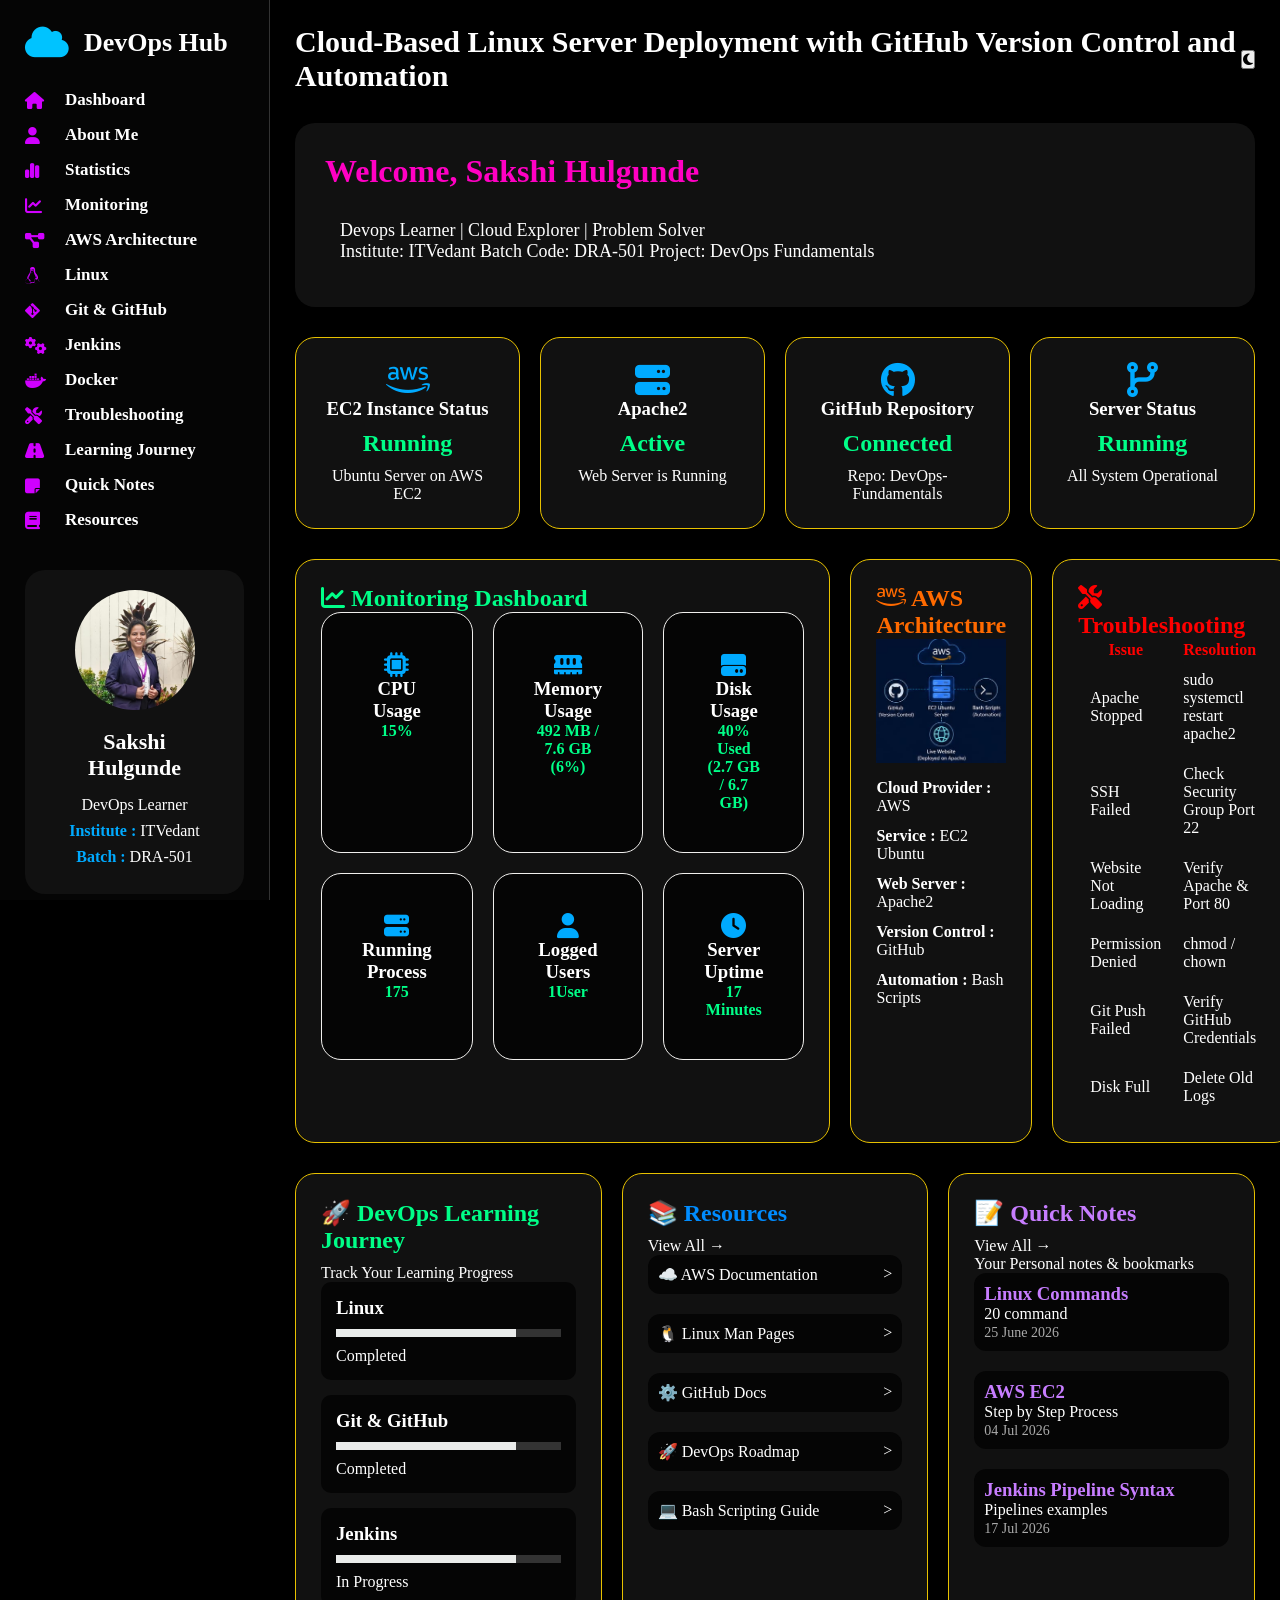
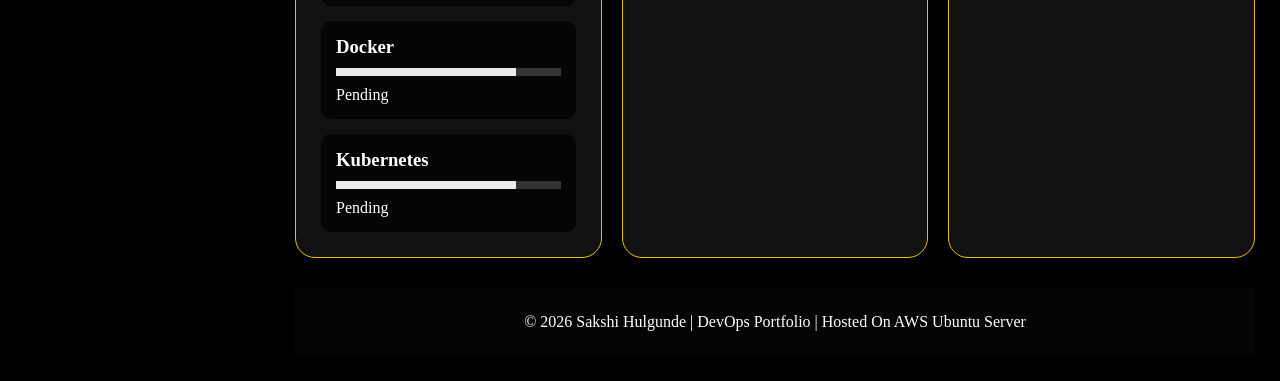
<file: index.html>
<!DOCTYPE html>
<html lang="en">

<head>
    <meta charset="UTF-8">
    <meta name="viewport" content="width=device-width, initial-scale=1.0">

    <title>DevOps Learning & Troubleshooting Hub | Sakshi Hulgunde</title>

    <!-- Google Font -->
    <link href="https://fonts.googleapis.com/css2?family=Poppins:wght@300;400;500;600;700&display=swap"
        rel="stylesheet">

    <!-- Font Awesome -->
    <link rel="stylesheet" href="https://cdnjs.cloudflare.com/ajax/libs/font-awesome/6.6.0/css/all.min.css">

    <!-- CSS -->
    <link rel="stylesheet" href="css/style.css">
</head>

<body>

    <!-- ========================= -->
    <!-- Sidebar -->
    <!-- ========================= -->

    <aside class="sidebar">

        <div class="logo">

            <i class="fa-solid fa-cloud"></i>

            <h2>DevOps Hub</h2>

        </div>

        <ul class="menu">

            <li><a href="#dashboard"><i class="fa-solid fa-house"></i> Dashboard</a></li>

            <li><a href="#about"><i class="fa-solid fa-user"></i> About Me</a></li>

            <li><a href="#stats"><i class="fa-solid fa-chart-simple"></i> Statistics</a></li>

            <li><a href="#monitoring"><i class="fa-solid fa-chart-line"></i> Monitoring</a></li>

            <li><a href="#architecture"><i class="fa-solid fa-diagram-project"></i> AWS Architecture</a></li>

            <li><a href="#linux"><i class="fa-brands fa-linux"></i> Linux</a></li>

            <li><a href="#git"><i class="fa-brands fa-git-alt"></i> Git & GitHub</a></li>

            <li><a href="#jenkins"><i class="fa-solid fa-gears"></i> Jenkins</a></li>

            <li><a href="#docker"><i class="fa-brands fa-docker"></i> Docker</a></li>

            <li><a href="#troubleshooting"><i class="fa-solid fa-screwdriver-wrench"></i> Troubleshooting</a></li>

            <li><a href="#journey"><i class="fa-solid fa-road"></i> Learning Journey</a></li>

            <li><a href="#notes"><i class="fa-solid fa-note-sticky"></i> Quick Notes</a></li>

            <li><a href="#resources"><i class="fa-solid fa-book"></i> Resources</a></li>



        </ul>
        <div class="hero-right">

            <div class="profile-card">

                <img src="images/profile.jpeg" alt="Profile">

                <h3>Sakshi Hulgunde</h3>

                <p>DevOps Learner</p>

                <div class="profile-info">

                    <p><strong>Institute :</strong> ITVedant</p>

                    <p><strong>Batch :</strong> DRA-501</p>



                </div>
            </div> <!-- profile-card -->

        </div> <!-- hero-right -->

    </aside>

    <!-- ========================= -->
    <!-- Main Content -->
    <!-- ========================= -->

    <main class="main-content">

        <!-- ========================= -->
        <!-- Top Navigation -->
        <!-- ========================= -->

        <header class="topbar">

            <div class="page-title">

                <h1 id="dashboard">

                    Cloud-Based Linux Server Deployment with GitHub Version Control and Automation

                </h1>



            </div>

            <div class="top-right">

                <button class="theme-btn">

                    <i class="fa-solid fa-moon"></i>

                </button>

            </div>

        </header>

        <!-- ========================= -->
        <!-- Hero Section -->
        <!-- ========================= -->

        <section class="hero" id="about">

            <div class="hero-left">



                <h2>

                    <span> Welcome, Sakshi Hulgunde</span>

                </h2>

                <p>

                    Devops Learner | Cloud Explorer | Problem Solver

                    <br>

                    Institute: ITVedant Batch Code: DRA-501 Project: DevOps Fundamentals

                </p>



            </div>





        </section>

        <!-- ========================================= -->
        <!-- Part 2 Starts Below -->
        <!-- Statistics Cards -->
        <!-- Monitoring Dashboard -->
        <!-- ========================================= -->
        <!-- ========================================= -->
        <!-- Statistics Section -->
        <!-- ========================================= -->

        <section class="statistics" id="stats">



            <div class="stats-grid">

                <div class="stat-card">
                    <i class="fa-brands fa-aws"></i>
                    <h3> EC2 Instance Status</h3>
                    <h2>Running</h2>
                    <p>Ubuntu Server on AWS EC2</p>
                </div>

                <div class="stat-card">
                    <i class="fa-solid fa-server"></i>
                    <h3>Apache2</h3>
                    <h2>Active</h2>
                    <p>Web Server is Running</p>
                </div>

                <div class="stat-card">
                    <i class="fa-brands fa-github"></i>
                    <h3>GitHub Repository</h3>
                    <h2>Connected</h2>
                    <p>Repo: DevOps-Fundamentals</p>
                </div>

                <div class="stat-card">
                    <i class="fa-solid fa-code-branch"></i>
                    <h3>Server Status</h3>
                    <h2>Running</h2>
                    <p>All System Operational</p>
                </div>

            </div>

        </section>

        <!-- ============================= -->
        <!-- Monitoring + AWS + Troubleshooting -->
        <!-- ============================= -->

        <section class="dashboard-row">

            <!-- Monitoring Dashboard -->
            <div class="dashboard-card" id="monitoring">

                <div class="section-title">
                    <h2><i class="fas fa-chart-line"></i> Monitoring Dashboard</h2>
                </div>

                <div class="monitor-grid">

                    <div class="monitor-box">
                        <i class="fas fa-microchip"></i>
                        <h3>CPU Usage</h3>
                        <span>15%</span>
                    </div>

                    <div class="monitor-box">
                        <i class="fas fa-memory"></i>
                        <h3>Memory Usage</h3>
                        <span>492 MB / 7.6 GB (6%)</span>
                    </div>

                    <div class="monitor-box">
                        <i class="fas fa-hdd"></i>
                        <h3>Disk Usage</h3>
                        <span>40% Used (2.7 GB / 6.7 GB)</span>
                    </div>

                    <div class="monitor-box">
                        <i class="fas fa-server"></i>
                        <h3>Running Process</h3>
                        <span>175</span>
                    </div>

                    <div class="monitor-box">
                        <i class="fas fa-user"></i>
                        <h3> Logged Users</h3>
                        <span>1User</span>
                    </div>

                    <div class="monitor-box">
                        <i class="fas fa-clock"></i>
                        <h3> Server Uptime</h3>
                        <span>17 Minutes</span>
                    </div>

                </div>

            </div>



            <!-- AWS Architecture -->

            <div class="dashboard-card" id="architecture">

                <div class="section-title">
                    <h2><i class="fab fa-aws"></i> AWS Architecture</h2>
                </div>

                <div class="architecture">

                    <img src="images/aws-architecture.png" alt="AWS Architecture">

                    <div class="architecture-info">

                        <p><strong>Cloud Provider :</strong> AWS</p>

                        <p><strong>Service :</strong> EC2 Ubuntu</p>

                        <p><strong>Web Server :</strong> Apache2</p>

                        <p><strong>Version Control :</strong> GitHub</p>

                        <p><strong>Automation :</strong> Bash Scripts</p>

                    </div>

                </div>

            </div>



            <!-- Troubleshooting -->

            <div class="dashboard-card" id="troubleshooting">

                <div class="section-title">
                    <h2><i class="fas fa-tools"></i> Troubleshooting</h2>
                </div>

                <div class="trouble-table">

                    <table>

                        <thead>

                            <tr>
                                <th>Issue</th>
                                <th>Resolution</th>
                            </tr>

                        </thead>

                        <tbody>

                            <tr>
                                <td>Apache Stopped</td>
                                <td>sudo systemctl restart apache2</td>
                            </tr>

                            <tr>
                                <td>SSH Failed</td>
                                <td>Check Security Group Port 22</td>
                            </tr>

                            <tr>
                                <td>Website Not Loading</td>
                                <td>Verify Apache & Port 80</td>
                            </tr>

                            <tr>
                                <td>Permission Denied</td>
                                <td>chmod / chown</td>
                            </tr>

                            <tr>
                                <td>Git Push Failed</td>
                                <td>Verify GitHub Credentials</td>
                            </tr>

                            <tr>
                                <td>Disk Full</td>
                                <td>Delete Old Logs</td>
                            </tr>

                        </tbody>

                    </table>

                </div>

            </div>

        </section>

        <!-- ================================= -->
        <!-- Learning Journey + Resources + Quick Notes -->
        <!-- ================================= -->

        <section class="learning-resource-notes">


            <!-- DevOps Learning Journey -->

            <div class="dashboard-box">

                <div class="section-header">

                    <h2>
                        🚀 DevOps Learning Journey
                    </h2>

                    <p>Track Your Learning Progress</p>

                </div>


                <div class="skills-grid">


                    <div class="skill-card">

                        <h3>Linux</h3>

                        <div class="skill-bar">
                            <div class="skill-fill linux"></div>
                        </div>

                        <span>Completed</span>

                    </div>



                    <div class="skill-card">

                        <h3>Git & GitHub</h3>

                        <div class="skill-bar">
                            <div class="skill-fill git"></div>
                        </div>

                        <span>Completed</span>

                    </div>




                    <div class="skill-card">

                        <h3>Jenkins</h3>

                        <div class="skill-bar">
                            <div class="skill-fill jenkins"></div>
                        </div>

                        <span>In Progress</span>

                    </div>




                    <div class="skill-card">

                        <h3>Docker</h3>

                        <div class="skill-bar">
                            <div class="skill-fill docker"></div>
                        </div>

                        <span>Pending</span>

                    </div>



                    <div class="skill-card">

                        <h3>Kubernetes</h3>

                        <div class="skill-bar">
                            <div class="skill-fill kubernetes"></div>
                        </div>

                        <span>Pending</span>

                    </div>


                </div>

            </div>




            <!-- Resources -->


            <div class="dashboard-box">


                <div class="section-header">


                    <h2>
                        📚 Resources
                    </h2>


                    <a href="resources.html" class="view-all">
                        View All →
                    </a>


                </div>



                <div class="resource-container">


                    <div class="resource-card">
                        ☁️ AWS Documentation
                        <span>></span>
                    </div>


                    <div class="resource-card">
                        🐧 Linux Man Pages
                        <span>></span>
                    </div>


                    <div class="resource-card">
                        ⚙️ GitHub Docs
                        <span>></span>
                    </div>


                    <div class="resource-card">
                        🚀 DevOps Roadmap
                        <span>></span>
                    </div>


                    <div class="resource-card">
                        💻 Bash Scripting Guide
                        <span>></span>
                    </div>


                </div>


            </div>





            <!-- Quick Notes -->


            <div class="dashboard-box">


                <div class="section-header">


                    <h2>
                        📝 Quick Notes
                    </h2>


                    <a href="notes.html" class="view-all">
                        View All →
                    </a>
                    <p>
                        Your Personal notes & bookmarks
                    </p>


                </div>



                <div class="notes-container">


                    <div class="note-card">

                        <h3>Linux Commands</h3>

                        <p>
                            20 command
                        </p>

                        <span class="note-date">
                            25 June 2026
                        </span>

                    </div>



                    <div class="note-card">

                        <h3>AWS EC2</h3>

                        <p>
                            Step by Step Process
                        </p>

                        <span class="note-date">
                            04 Jul 2026
                        </span>

                    </div>



                    <div class="note-card">

                        <h3>Jenkins Pipeline Syntax</h3>

                        <p>
                            Pipelines examples
                        </p>
                        <span class="note-date">
                            17 Jul 2026
                        </span>
                    </div>
                </div> <!-- notes-container -->

            </div> <!-- dashboard-box Quick Notes -->










        </section>
        <footer class="footer">

            <p>
                © 2026 Sakshi Hulgunde
                | DevOps Portfolio
                | Hosted On AWS Ubuntu Server
            </p>

        </footer>
</file>
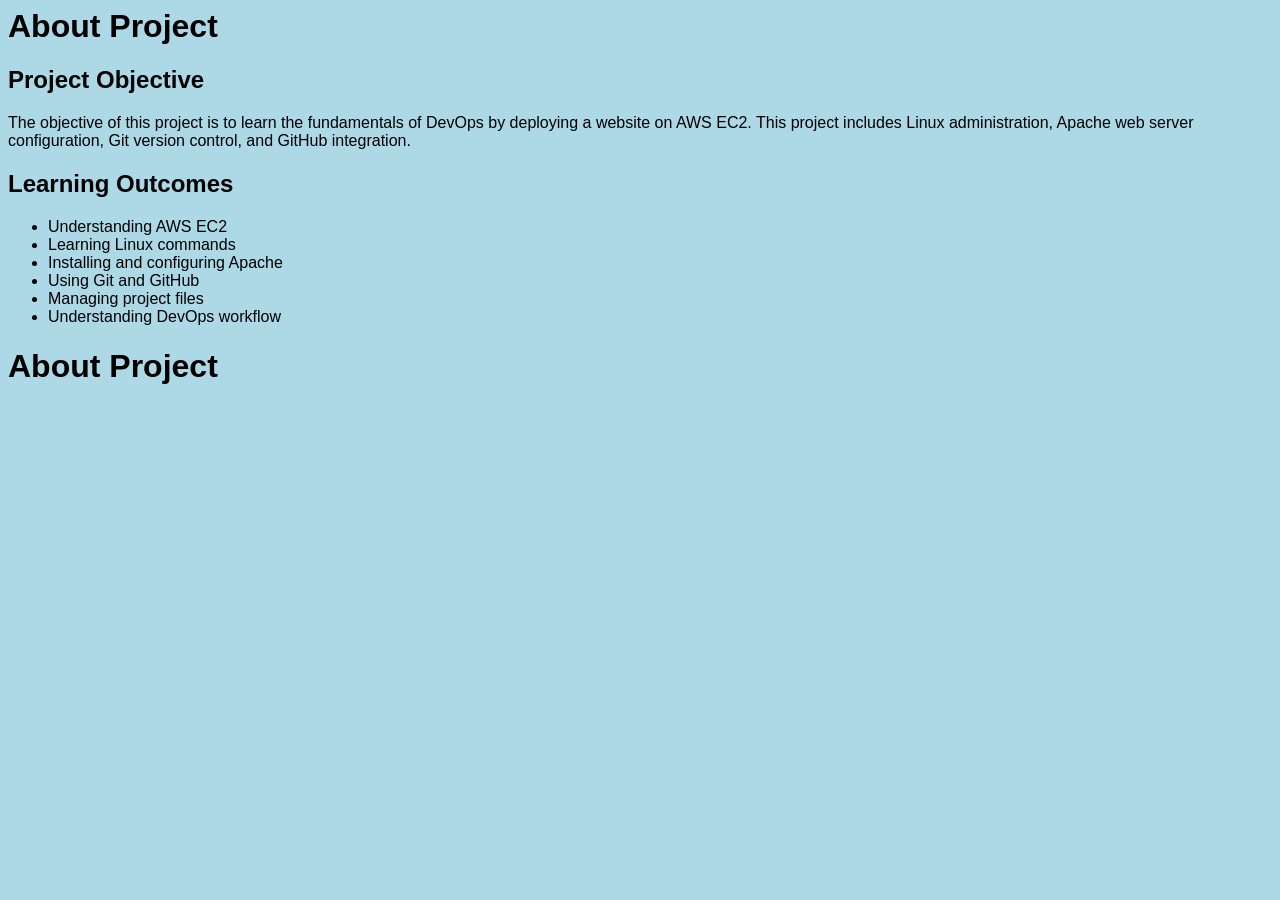
<file: Scripts/about.html>
<aws class="html"></aws>
<!DOCTYPE html>
<html>

<head>
    <title>About Project</title>
    <link rel="stylesheet" href="css/style.css">
</head>

<body>
    <h1>About Project</h1>

    <h2>Project Objective</h2>

    <p>
        The objective of this project is to learn the fundamentals of DevOps by deploying a website on AWS EC2. This
        project
        includes Linux administration, Apache web server configuration, Git version control, and GitHub integration.
    </p>

    <h2>Learning Outcomes</h2>

    <ul>
        <li>Understanding AWS EC2</li>
        <li>Learning Linux commands</li>
        <li>Installing and configuring Apache</li>
        <li>Using Git and GitHub</li>
        <li>Managing project files</li>
        <li>Understanding DevOps workflow</li>
    </ul>


    <h1>About Project</h1>

</body>

</html>
</file>
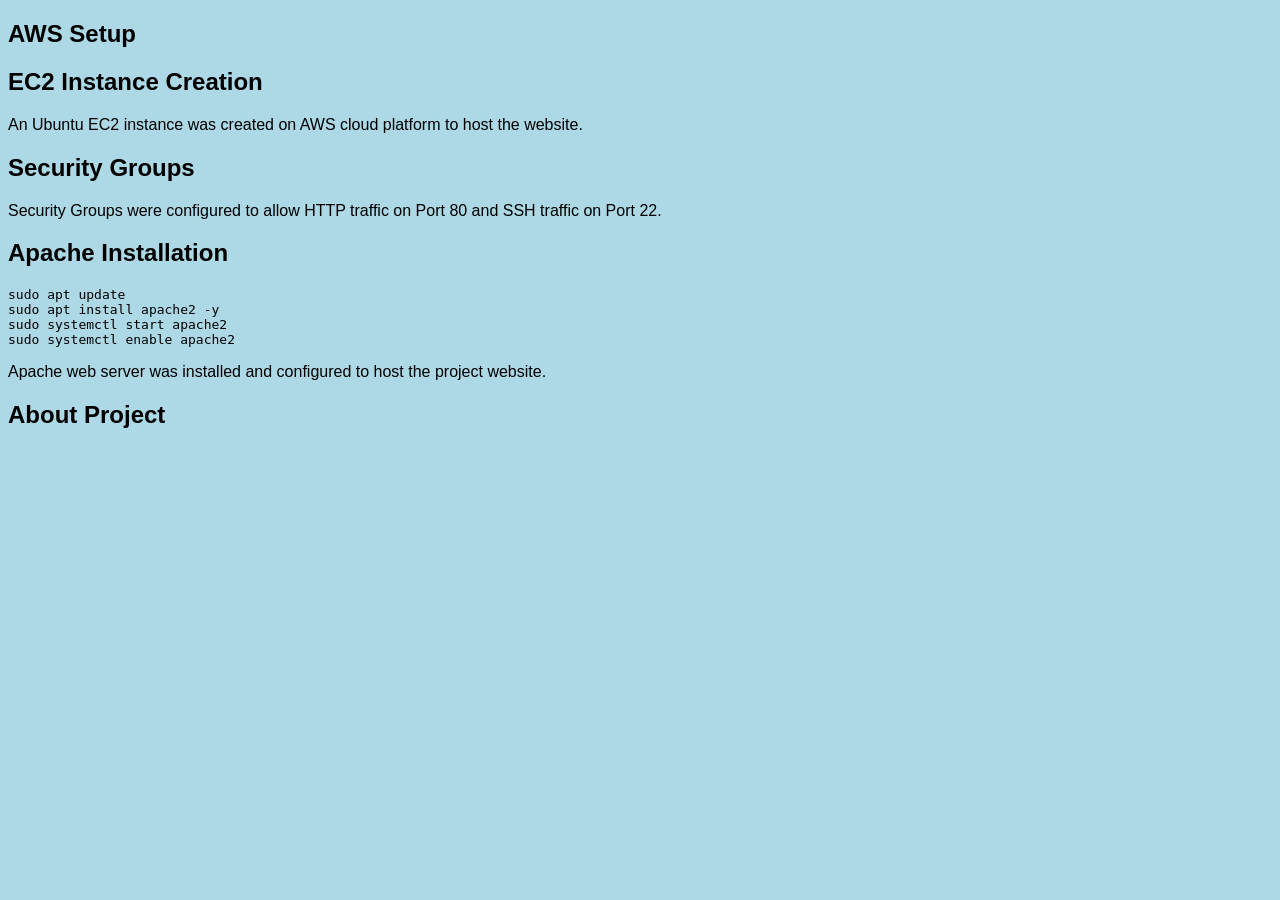
<file: Scripts/automation.html>
<!DOCTYPE html>
<html>

<head>
    <title>About Project</title>
    <link rel="stylesheet" href="css/style.css">
</head>

<body>
    <nav>
        <h1>AWS Setup</h1>

        <h2>EC2 Instance Creation</h2>

        <p>
            An Ubuntu EC2 instance was created on AWS cloud platform to host the website.
        </p>

        <h2>Security Groups</h2>

        <p>
            Security Groups were configured to allow HTTP traffic on Port 80 and SSH traffic on Port 22.
        </p>

        <h2>Apache Installation</h2>

        <pre>
sudo apt update
sudo apt install apache2 -y
sudo systemctl start apache2
sudo systemctl enable apache2
</pre>

        <p>
            Apache web server was installed and configured to host the project website.
        </p>

        <h1>About Project</h1>

</body>

</html>
</file>
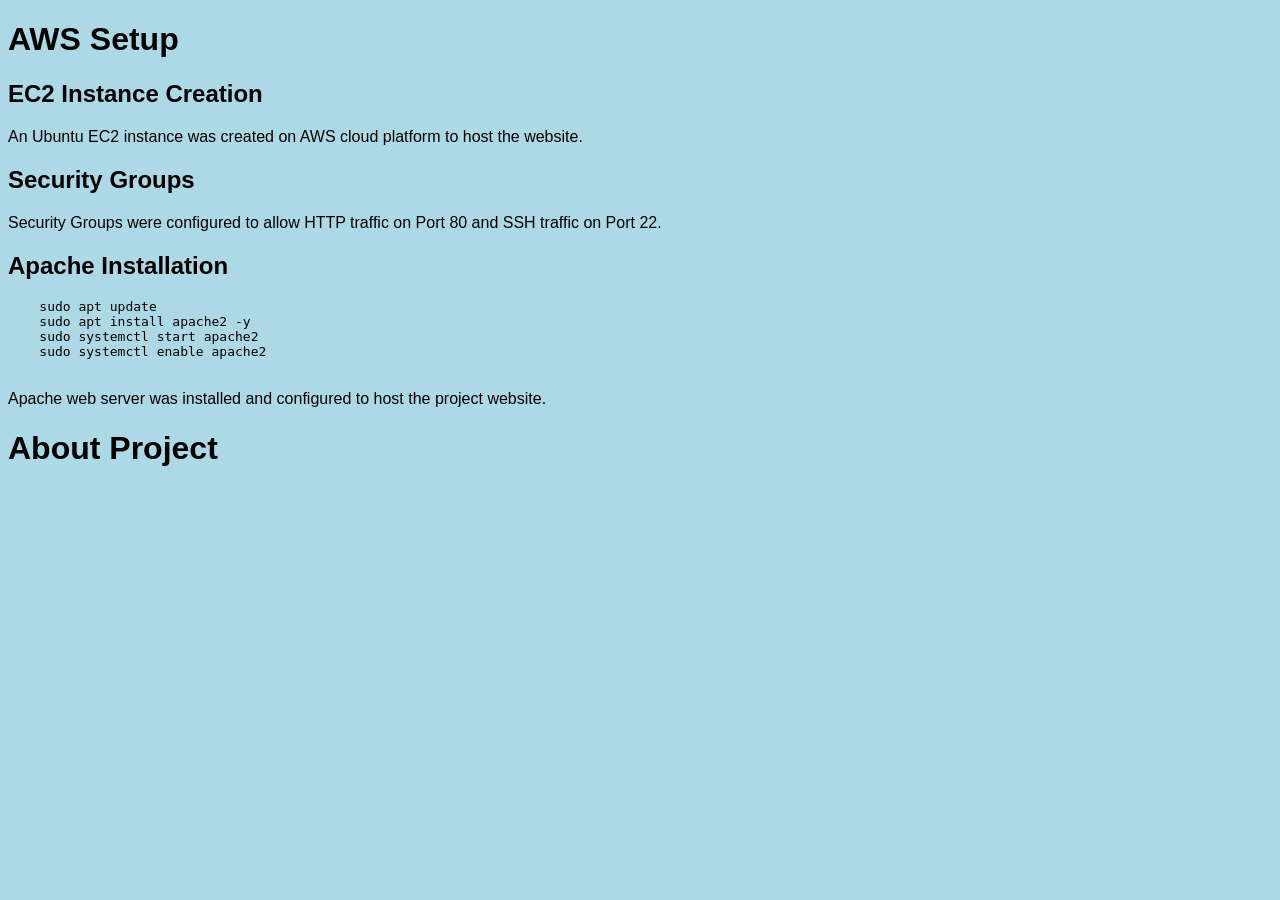
<file: Scripts/aws.html>
<!DOCTYPE html>
<html>

<head>
    <title>About Project</title>
    <link rel="stylesheet" href="css/style.css">
</head>

<body>
    <h1>AWS Setup</h1>

    <h2>EC2 Instance Creation</h2>

    <p>
        An Ubuntu EC2 instance was created on AWS cloud platform to host the website.
    </p>

    <h2>Security Groups</h2>

    <p>
        Security Groups were configured to allow HTTP traffic on Port 80 and SSH traffic on Port 22.
    </p>

    <h2>Apache Installation</h2>

    <pre>
    sudo apt update
    sudo apt install apache2 -y
    sudo systemctl start apache2
    sudo systemctl enable apache2
    </pre>

    <p>
        Apache web server was installed and configured to host the project website.
    </p>

    <h1>About Project</h1>

</body>

</html>
</file>
<file: css/style.css>
/* =========================================
   GLOBAL SETTINGS
========================================= */

* {
    margin: 0;
    padding: 0;
    box-sizing: border-box;
}


body {

    font-family: "Times New Roman", serif;
    background: #000;
    color: white;
    overflow-x: hidden;

}


html {

    scroll-behavior: smooth;

}


a {

    color: white;
    text-decoration: none;

}



/* =========================================
   SIDEBAR
========================================= */


.sidebar {

    position: fixed;
    left: 0;
    top: 0;
    width: 270px;
    height: 100vh;
    background: #050505;
    border-right: 1px solid #333;
    padding: 25px;
    overflow-y: auto;

}


.logo {

    display: flex;
    align-items: center;
    gap: 15px;
    margin-bottom: 30px;

}


.logo i {

    font-size: 35px;
    color: #00c3ff;

}


.logo h2 {

    color: white;
    font-size: 26px;
    font-weight: bold;

}



.menu {

    list-style: none;

}


.menu li {

    margin: 15px 0;

}



.menu a {

    display: flex;
    align-items: center;
    gap: 15px;
    font-size: 17px;
    font-weight: bold;
    transition: .3s;

}



.menu a i {

    width: 25px;
    color: #d000ff;

}



.menu a:hover {

    color: #00ff88;
    transform: translateX(5px);

}




/* =========================================
 PROFILE CARD
========================================= */


.profile-card {

    margin-top: 40px;
    text-align: center;
    background: #111;
    padding: 20px;
    border-radius: 20px;

}



.profile-card img {

    width: 120px;
    height: 120px;
    border-radius: 50%;
    object-fit: cover;

}


.profile-card h3 {

    margin: 15px;
    font-size: 22px;

}



.profile-card p {

    margin: 8px;

}



.profile-info strong {

    color: #00aaff;

}



/* =========================================
 MAIN CONTENT
========================================= */


.main-content {

    margin-left: 270px;
    padding: 25px;

}



/* =========================================
 TOP BAR
========================================= */


.topbar {

    display: flex;
    justify-content: space-between;
    align-items: center;

}



.topbar h1 {

    font-size: 30px;

}



/* =========================================
 HERO
========================================= */


.hero {

    margin-top: 30px;
    padding: 30px;
    background: #111;
    border-radius: 20px;

}


.hero h2 {

    color: #ff00c3;
    font-size: 32px;

}


.hero p {

    font-size: 18px;
    margin-top: 15px;
    padding: 15px;
}



/* =========================================
 COMMON CARD STYLE
========================================= */


.stat-card,
.dashboard-card,
.dashboard-box {

    background: #111;
    border-radius: 20px;
    padding: 25px;
    border: 1px solid #e7c100;

}



/* =========================================
 STATISTICS HORIZONTAL
========================================= */


.stats-grid {

    display: grid;
    grid-template-columns: repeat(4, 1fr);
    gap: 20px;
    margin-top: 30px;

}


.stat-card {

    text-align: center;

}



.stat-card i {

    font-size: 35px;
    color: #00aaff;

}


.stat-card h2 {

    color: #00ff88;
    margin: 10px;

}




/* =========================================
 MONITORING + AWS + TROUBLESHOOTING
========================================= */


.dashboard-row {

    display: grid;
    grid-template-columns: 1.5fr 1fr 1fr;
    gap: 20px;
    margin-top: 30px;

}



/* Monitoring */

#monitoring h2 {

    color: #00ff88;

}



.monitor-grid {

    display: grid;
    grid-template-columns: repeat(3, 1fr);
    gap: 20px;

}



.monitor-box {

    background: hwb(0 2% 98%);
    padding: 40px;
    border-radius: 20px;
    text-align: center;
    border: 1px solid #f0efed;

}



.monitor-box i {

    color: #00aaff;
    font-size: 25px;

}


.monitor-box span {

    color: #00ff88;
    font-weight: bold;

}



/* AWS */

#architecture h2 {

    color: #ff6a00;

}


.architecture img {

    width: 100%;

}


.architecture-info p {

    margin: 12px 0;

}



/* Troubleshooting */


#troubleshooting h2 {

    color: red;

}



table {

    width: 100%;
    color: white;

}


th {

    color: red;

}


td {

    padding: 10px;
    color: white;

}



/* =========================================
 LEARNING + RESOURCE + NOTES
========================================= */


.learning-resource-notes {

    display: grid;
    grid-template-columns: 1fr 1fr 1fr;
    gap: 20px;
    margin-top: 30px;

}



.section-header h2 {

    margin-bottom: 10px;

}



.dashboard-box:first-child h2 {

    color: #00ff88;

}


.dashboard-box:nth-child(2) h2 {

    color: #008cff;

}


.dashboard-box:nth-child(3) h2 {

    color: #c77dff;

}



/* Learning */

.skills-grid {

    display: flex;
    flex-direction: column;
    gap: 15px;

}



.skill-card {

    background: #050505;
    padding: 15px;
    border-radius: 10px;

}


.skill-bar {

    height: 8px;
    background: #333;
    margin: 10px 0;

}


.skill-fill {

    height: 100%;
    width: 80%;
    background: #eaeceb;

}



/* Resources */


.resource-container,
.notes-container {

    display: flex;
    flex-direction: column;
    gap: 20px;

}



.resource-card,
.note-card {

    background: #050505;
    padding: 10px;
    border-radius: 12px;
    cursor: pointer;

}


.resource-card {

    display: flex;
    justify-content: space-between;

}



.resource-card:hover,
.note-card:hover {

    transform: translateX(5px);

}




/* Notes */


.note-card h3 {

    color: #c77dff;

}


.note-date {

    color: #aaa;
    font-size: 14px;

}




/* =========================================
 FOOTER
========================================= */


.footer {

    text-align: center;
    padding: 25px;
    margin-top: 30px;
    background: #050505;

}


.footer p {

    font-size: 16px;

}



/* =========================================
 RESPONSIVE
========================================= */


@media(max-width:1200px) {


    .dashboard-row,
    .learning-resource-notes {

        grid-template-columns: 1fr;

    }


    .stats-grid {

        grid-template-columns: repeat(2, 1fr);

    }


}



@media(max-width:700px) {


    .sidebar {

        position: relative;
        width: 100%;
        height: auto;

    }


    .main-content {

        margin-left: 0;

    }


    .stats-grid {

        grid-template-columns: 1fr;

    }


    .monitor-grid {

        grid-template-columns: 1fr;

    }


}
</file>
<file: Scripts/css/style.css>
body {
    background-color: lightblue;
    font-family: Arial, sans-serif;
}
</file>
